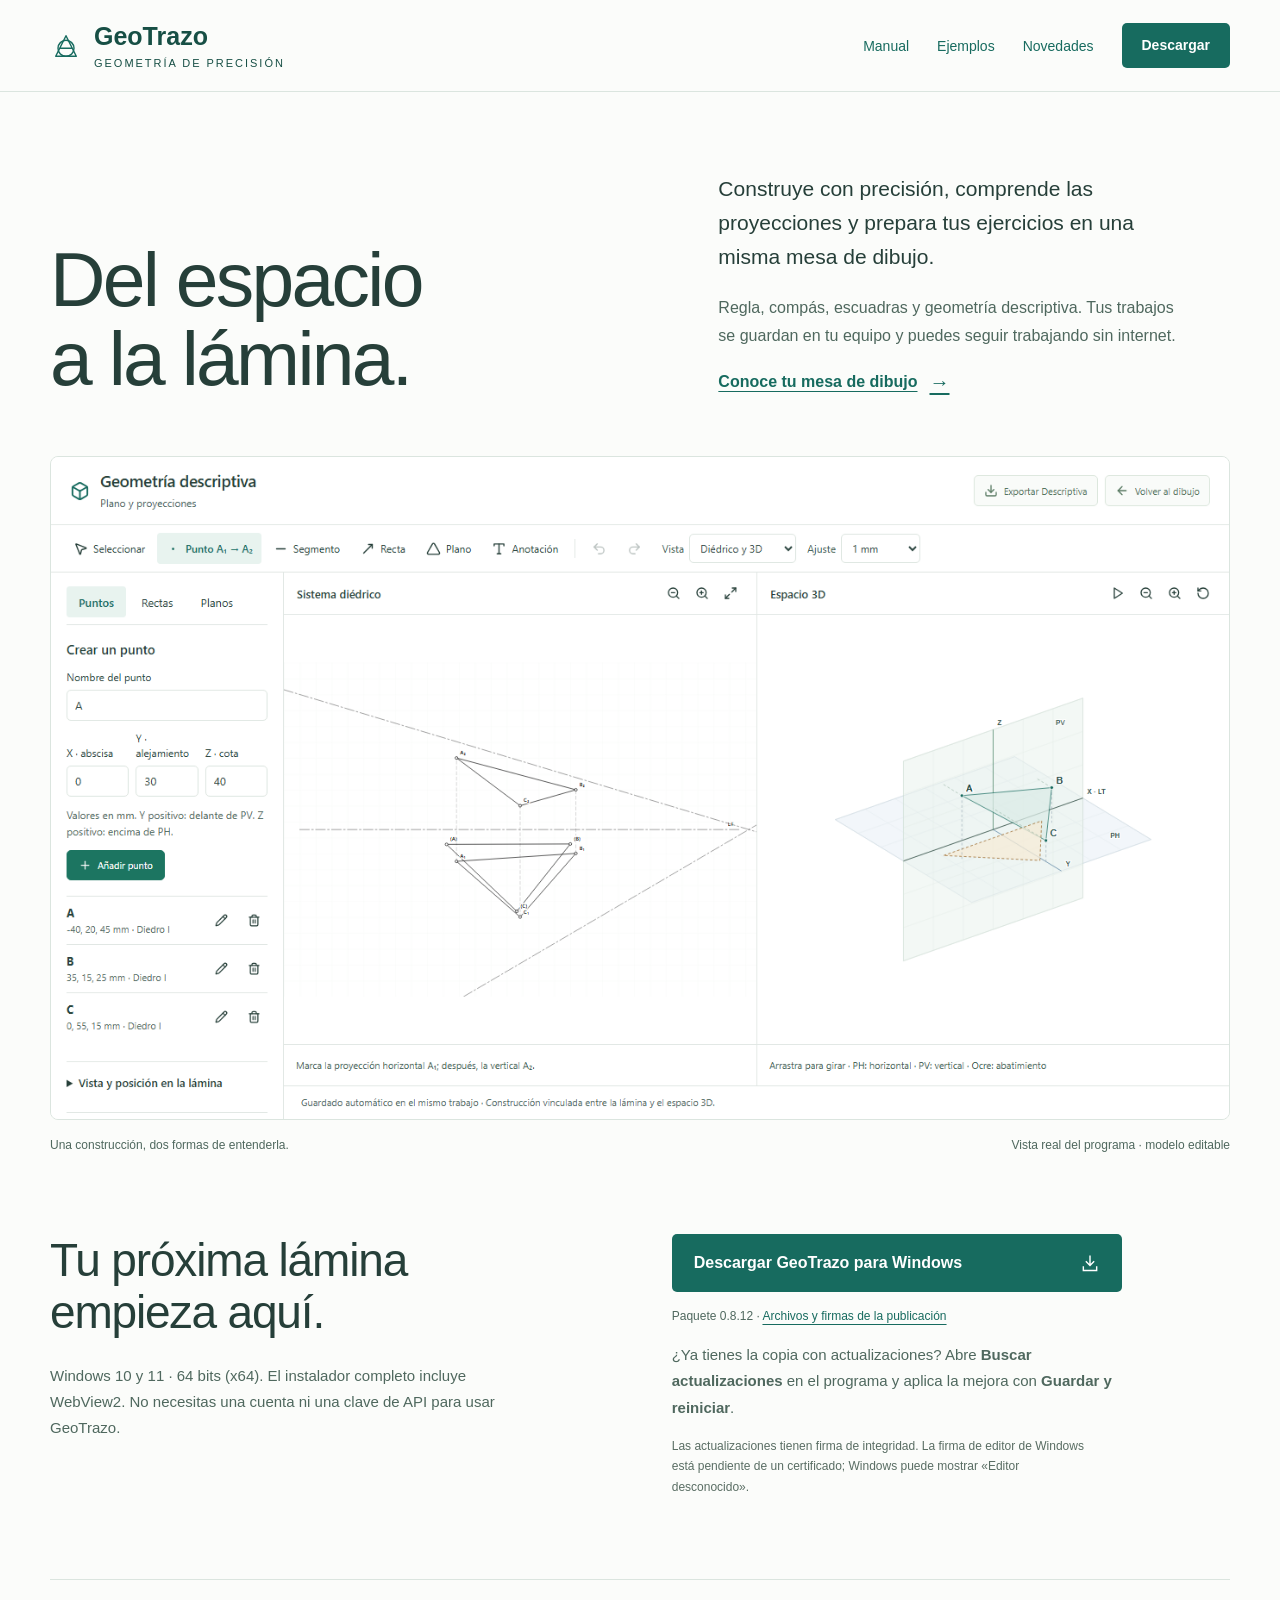
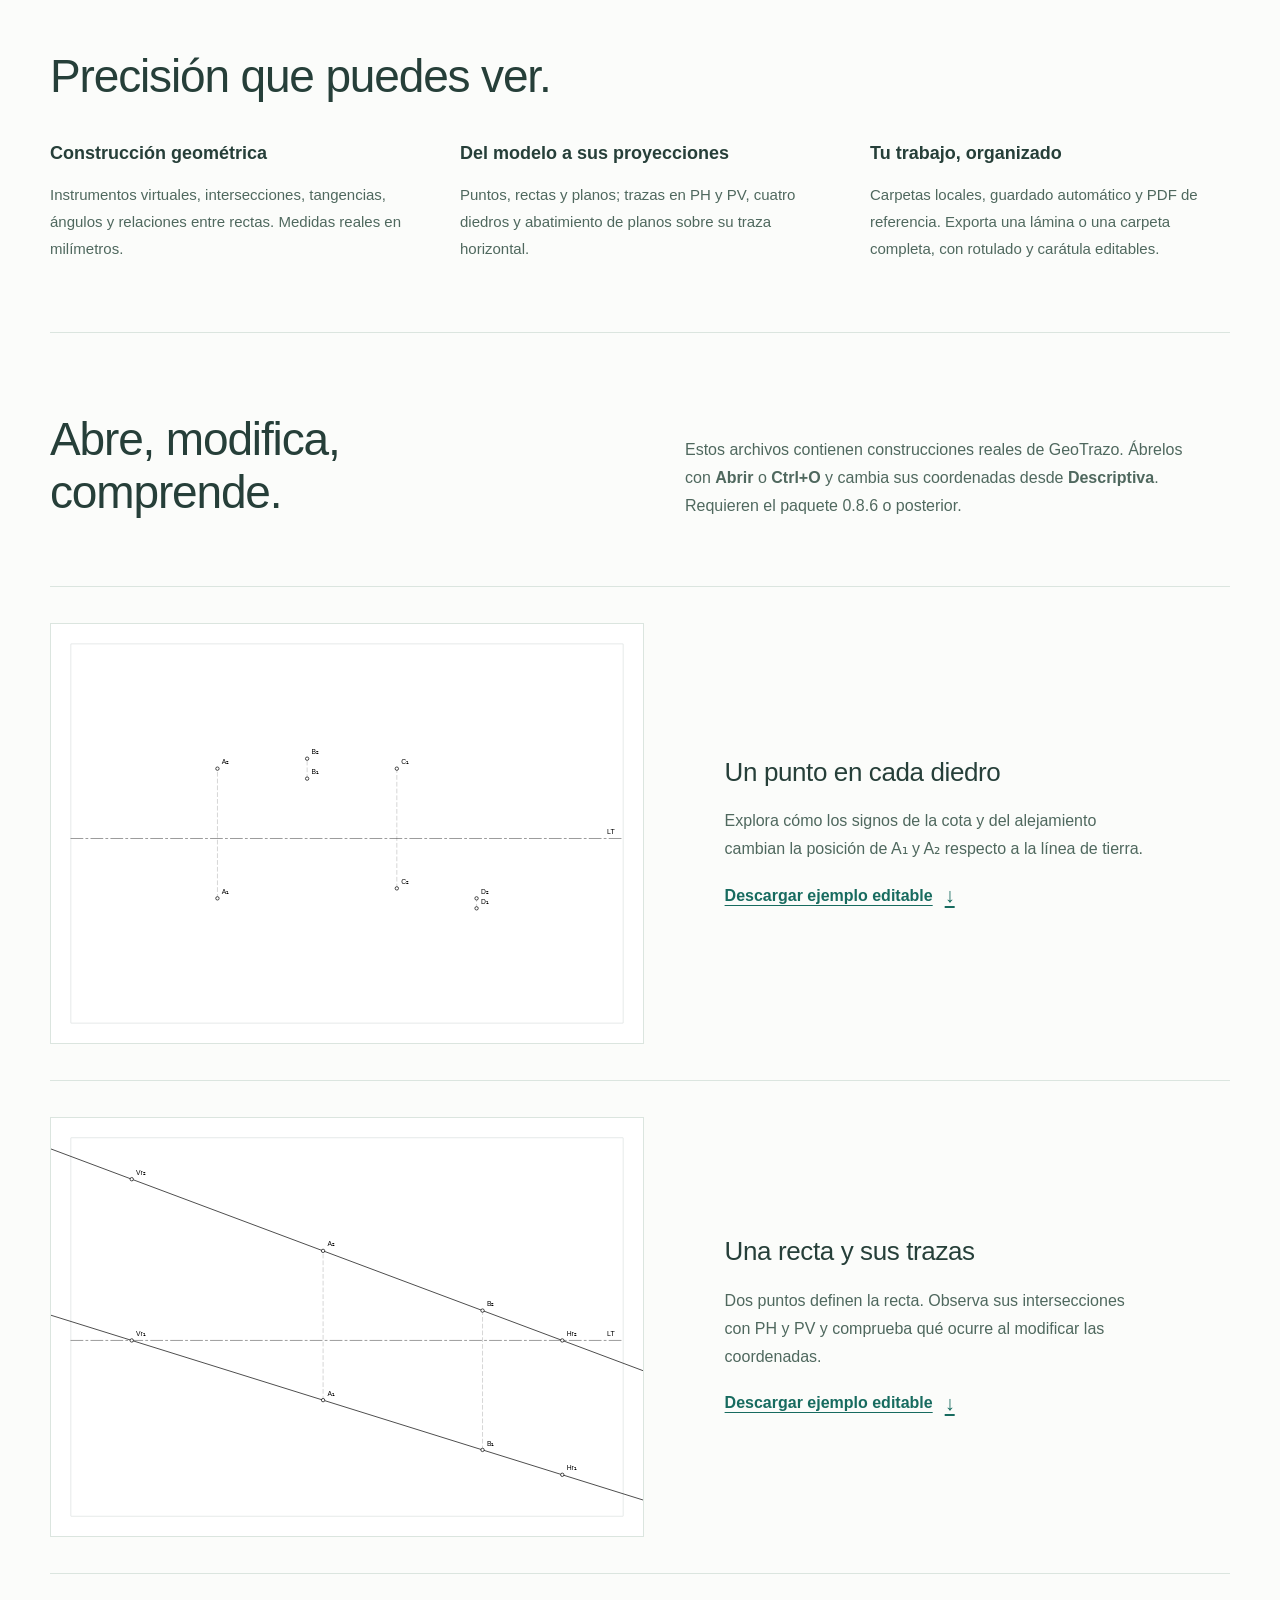
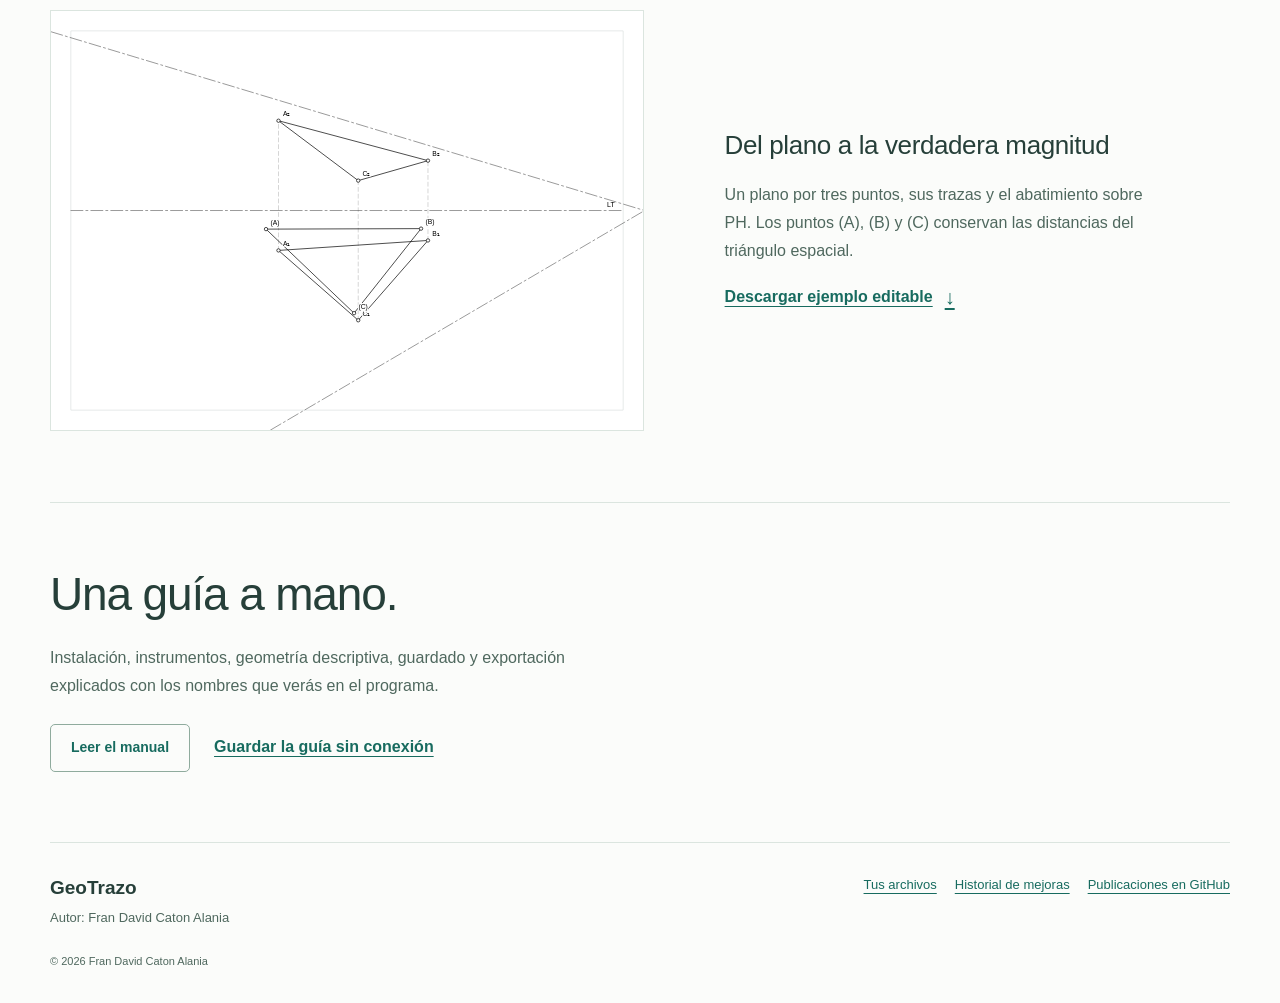
<file: docs/index.html>
<!doctype html>
<html lang="es">
  <head>
    <meta charset="utf-8" />
    <meta name="viewport" content="width=device-width,initial-scale=1" />
    <meta
      name="description"
      content="GeoTrazo: construcciones geométricas de precisión y geometría descriptiva para Windows. Descarga, manual y ejemplos editables."
    />
    <meta name="theme-color" content="#176b5f" />
    <title>GeoTrazo · Del espacio a la lámina</title>
    <link rel="icon" href="assets/marca.svg" type="image/svg+xml" />
    <link rel="stylesheet" href="assets/site.css" />
    <script src="assets/site.js" defer></script>
  </head>
  <body>
    <a class="skip" href="#contenido">Ir al contenido</a>
    <header class="site-header">
      <a class="brand" href="./" aria-label="GeoTrazo, inicio"
        ><img src="assets/marca.svg" alt="" width="32" height="32" /><span
          >GeoTrazo<small>GEOMETRÍA DE PRECISIÓN</small></span
        ></a
      >
      <nav aria-label="Principal">
        <a href="manual.html">Manual</a><a href="#ejemplos">Ejemplos</a
        ><a href="novedades.html">Novedades</a
        ><a class="button primary" href="#descargar">Descargar</a>
      </nav>
    </header>
    <main id="contenido">
      <section class="intro wrap">
        <h1>Del espacio<br />a la lámina.</h1>
        <div class="intro-copy">
          <p>
            Construye con precisión, comprende las proyecciones y prepara tus
            ejercicios en una misma mesa de dibujo.
          </p>
          <p>
            Regla, compás, escuadras y geometría descriptiva. Tus trabajos se
            guardan en tu equipo y puedes seguir trabajando sin internet.
          </p>
          <a class="text-link" href="manual.html#primeros-pasos"
            >Conoce tu mesa de dibujo <span aria-hidden="true">→</span></a
          >
        </div>
      </section>
      <figure class="product-figure wrap">
        <img
          src="assets/geometria-descriptiva.png"
          alt="GeoTrazo mostrando un plano en el espacio 3D junto a sus proyecciones diédricas y su abatimiento sobre el plano horizontal."
          width="1366"
          height="768"
          fetchpriority="high"
        />
        <figcaption>
          <span>Una construcción, dos formas de entenderla.</span
          ><span>Vista real del programa · modelo editable</span>
        </figcaption>
      </figure>
      <section class="download-section wrap" id="descargar">
        <div>
          <h2>Tu próxima lámina<br />empieza aquí.</h2>
          <p>
            Windows 10 y 11 · 64 bits (x64). El instalador completo incluye
            WebView2. No necesitas una cuenta ni una clave de API para usar
            GeoTrazo.
          </p>
        </div>
        <div class="download-action">
          <a
            class="button primary download-button"
            data-download
            href="https://github.com/fran56caton/geotrazo-actualizaciones/releases/download/v0.8.12/GeoTrazo-Instalar-0.8.12-Windows-x64.exe"
            >Descargar GeoTrazo para Windows
            <svg
              viewBox="0 0 24 24"
              fill="none"
              stroke="currentColor"
              stroke-width="1.7"
              aria-hidden="true"
            >
              <path d="M12 3v12m-5-5 5 5 5-5M4 16v5h16v-5" /></svg
          ></a>
          <p class="download-meta">
            Paquete <span data-version>0.8.12</span> ·
            <a
              href="https://github.com/fran56caton/geotrazo-actualizaciones/releases/latest"
              >Archivos y firmas de la publicación</a
            >
          </p>
          <p>
            ¿Ya tienes la copia con actualizaciones? Abre
            <strong>Buscar actualizaciones</strong> en el programa y aplica la
            mejora con <strong>Guardar y reiniciar</strong>.
          </p>
          <p class="fine">
            Las actualizaciones tienen firma de integridad. La firma de editor
            de Windows está pendiente de un certificado; Windows puede mostrar
            «Editor desconocido».
          </p>
        </div>
      </section>
      <section class="capabilities wrap">
        <h2>Precisión que puedes ver.</h2>
        <dl>
          <div>
            <dt>Construcción geométrica</dt>
            <dd>
              Instrumentos virtuales, intersecciones, tangencias, ángulos y
              relaciones entre rectas. Medidas reales en milímetros.
            </dd>
          </div>
          <div>
            <dt>Del modelo a sus proyecciones</dt>
            <dd>
              Puntos, rectas y planos; trazas en PH y PV, cuatro diedros y
              abatimiento de planos sobre su traza horizontal.
            </dd>
          </div>
          <div>
            <dt>Tu trabajo, organizado</dt>
            <dd>
              Carpetas locales, guardado automático y PDF de referencia. Exporta
              una lámina o una carpeta completa, con rotulado y carátula
              editables.
            </dd>
          </div>
        </dl>
      </section>
      <section class="examples wrap" id="ejemplos">
        <div class="section-heading">
          <h2>Abre, modifica,<br />comprende.</h2>
          <p>
            Estos archivos contienen construcciones reales de GeoTrazo. Ábrelos
            con <strong>Abrir</strong> o <strong>Ctrl+O</strong> y cambia sus
            coordenadas desde <strong>Descriptiva</strong>. Requieren el paquete
            0.8.6 o posterior.
          </p>
        </div>
        <article class="example-row">
          <img
            src="ejemplos/cuatro-diedros.svg"
            alt="Proyecciones de cuatro puntos situados en los cuatro diedros"
            width="594"
            height="420"
            loading="lazy"
          />
          <div>
            <h3>Un punto en cada diedro</h3>
            <p>
              Explora cómo los signos de la cota y del alejamiento cambian la
              posición de A₁ y A₂ respecto a la línea de tierra.
            </p>
            <a
              class="text-link"
              href="ejemplos/cuatro-diedros.geotrazo"
              download
              >Descargar ejemplo editable <span aria-hidden="true">↓</span></a
            >
          </div>
        </article>
        <article class="example-row">
          <img
            src="ejemplos/recta-y-trazas.svg"
            alt="Proyecciones y trazas horizontal y vertical de una recta"
            width="594"
            height="420"
            loading="lazy"
          />
          <div>
            <h3>Una recta y sus trazas</h3>
            <p>
              Dos puntos definen la recta. Observa sus intersecciones con PH y
              PV y comprueba qué ocurre al modificar las coordenadas.
            </p>
            <a
              class="text-link"
              href="ejemplos/recta-y-trazas.geotrazo"
              download
              >Descargar ejemplo editable <span aria-hidden="true">↓</span></a
            >
          </div>
        </article>
        <article class="example-row">
          <img
            src="ejemplos/plano-y-abatimiento.svg"
            alt="Trazas de un plano y triángulo abatido en verdadera magnitud"
            width="594"
            height="420"
            loading="lazy"
          />
          <div>
            <h3>Del plano a la verdadera magnitud</h3>
            <p>
              Un plano por tres puntos, sus trazas y el abatimiento sobre PH.
              Los puntos (A), (B) y (C) conservan las distancias del triángulo
              espacial.
            </p>
            <a
              class="text-link"
              href="ejemplos/plano-y-abatimiento.geotrazo"
              download
              >Descargar ejemplo editable <span aria-hidden="true">↓</span></a
            >
          </div>
        </article>
      </section>
      <section class="start-reading wrap">
        <h2>Una guía a mano.</h2>
        <p>
          Instalación, instrumentos, geometría descriptiva, guardado y
          exportación explicados con los nombres que verás en el programa.
        </p>
        <a class="button secondary" href="manual.html">Leer el manual</a
        ><a class="text-link" href="assets/GUIA.txt" download
          >Guardar la guía sin conexión</a
        >
      </section>
    </main>
    <footer class="site-footer wrap">
      <div>
        <strong>GeoTrazo</strong>
        <p>Autor: Fran David Caton Alania</p>
      </div>
      <nav aria-label="Enlaces del pie">
        <a href="manual.html#tus-archivos">Tus archivos</a
        ><a href="novedades.html">Historial de mejoras</a
        ><a
          href="https://github.com/fran56caton/geotrazo-actualizaciones/releases"
          >Publicaciones en GitHub</a
        >
      </nav>
      <small>© 2026 Fran David Caton Alania</small>
    </footer>
  </body>
</html>
</file>
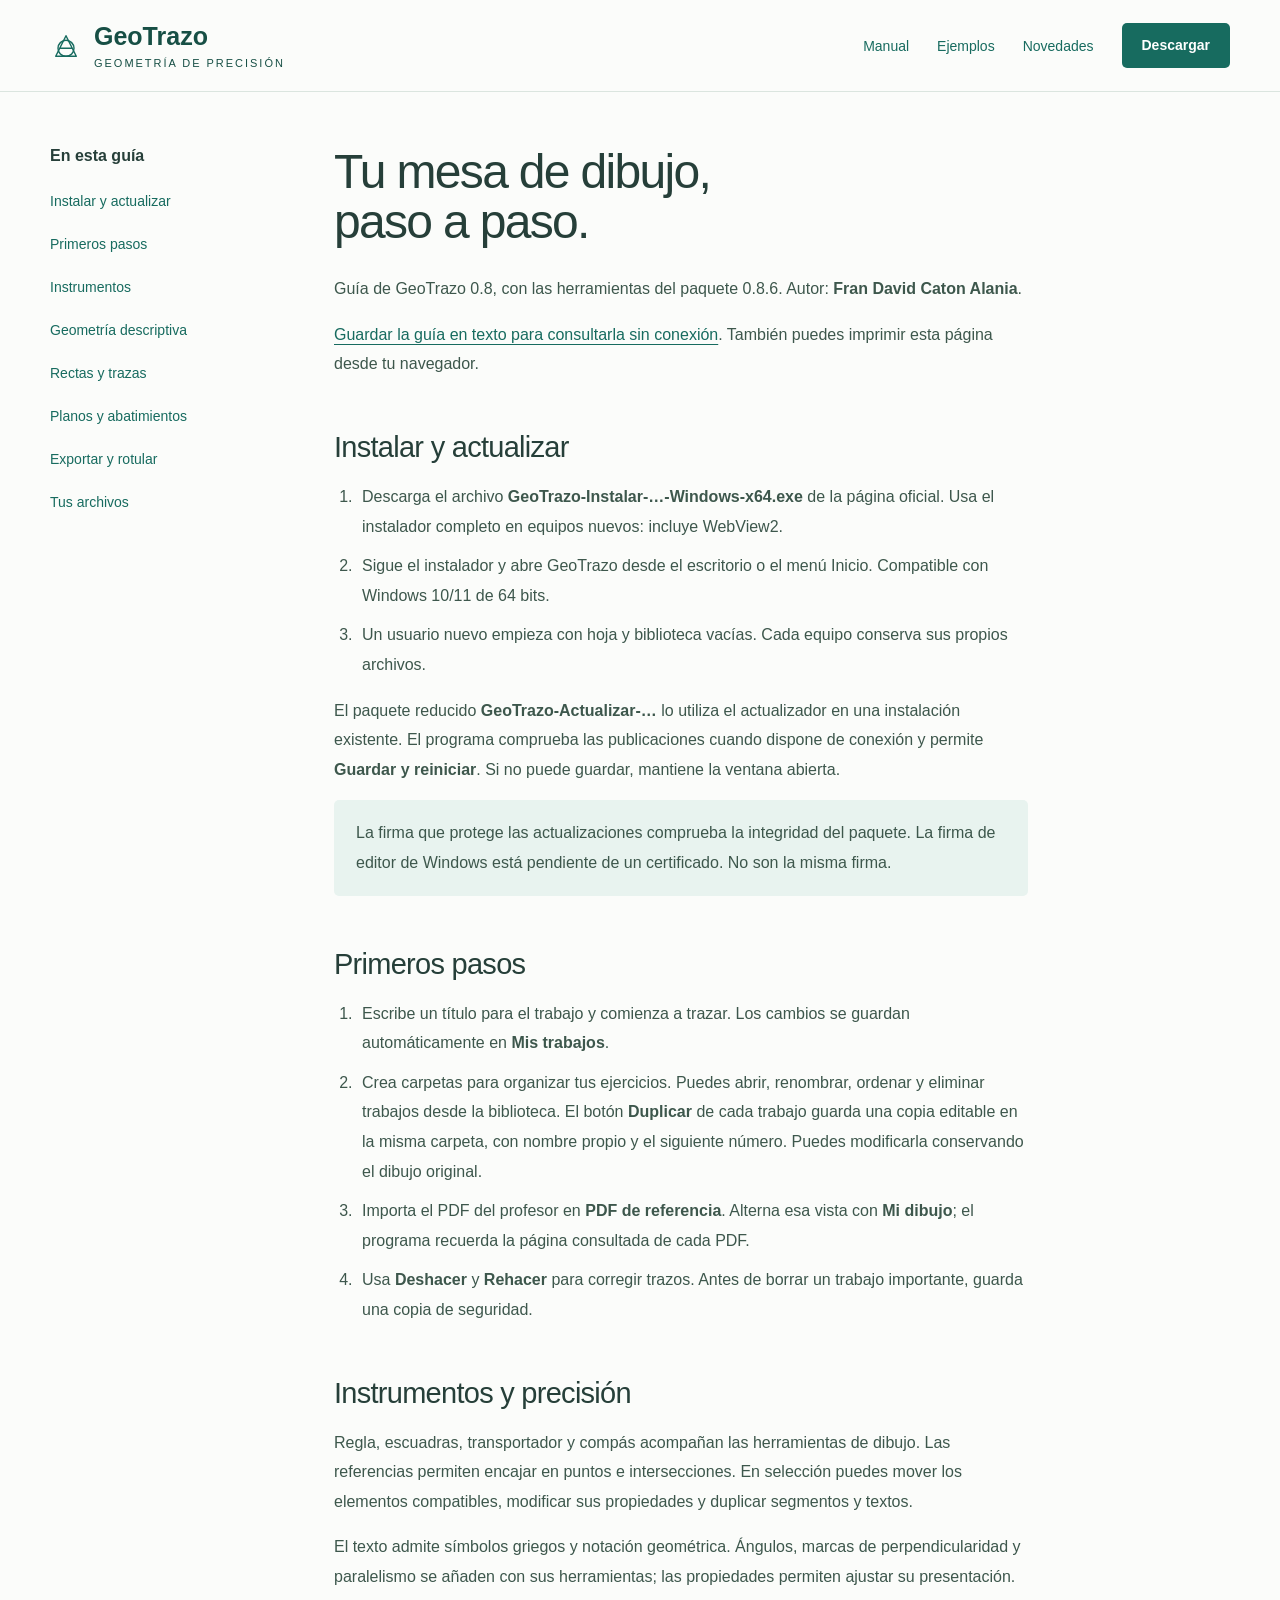
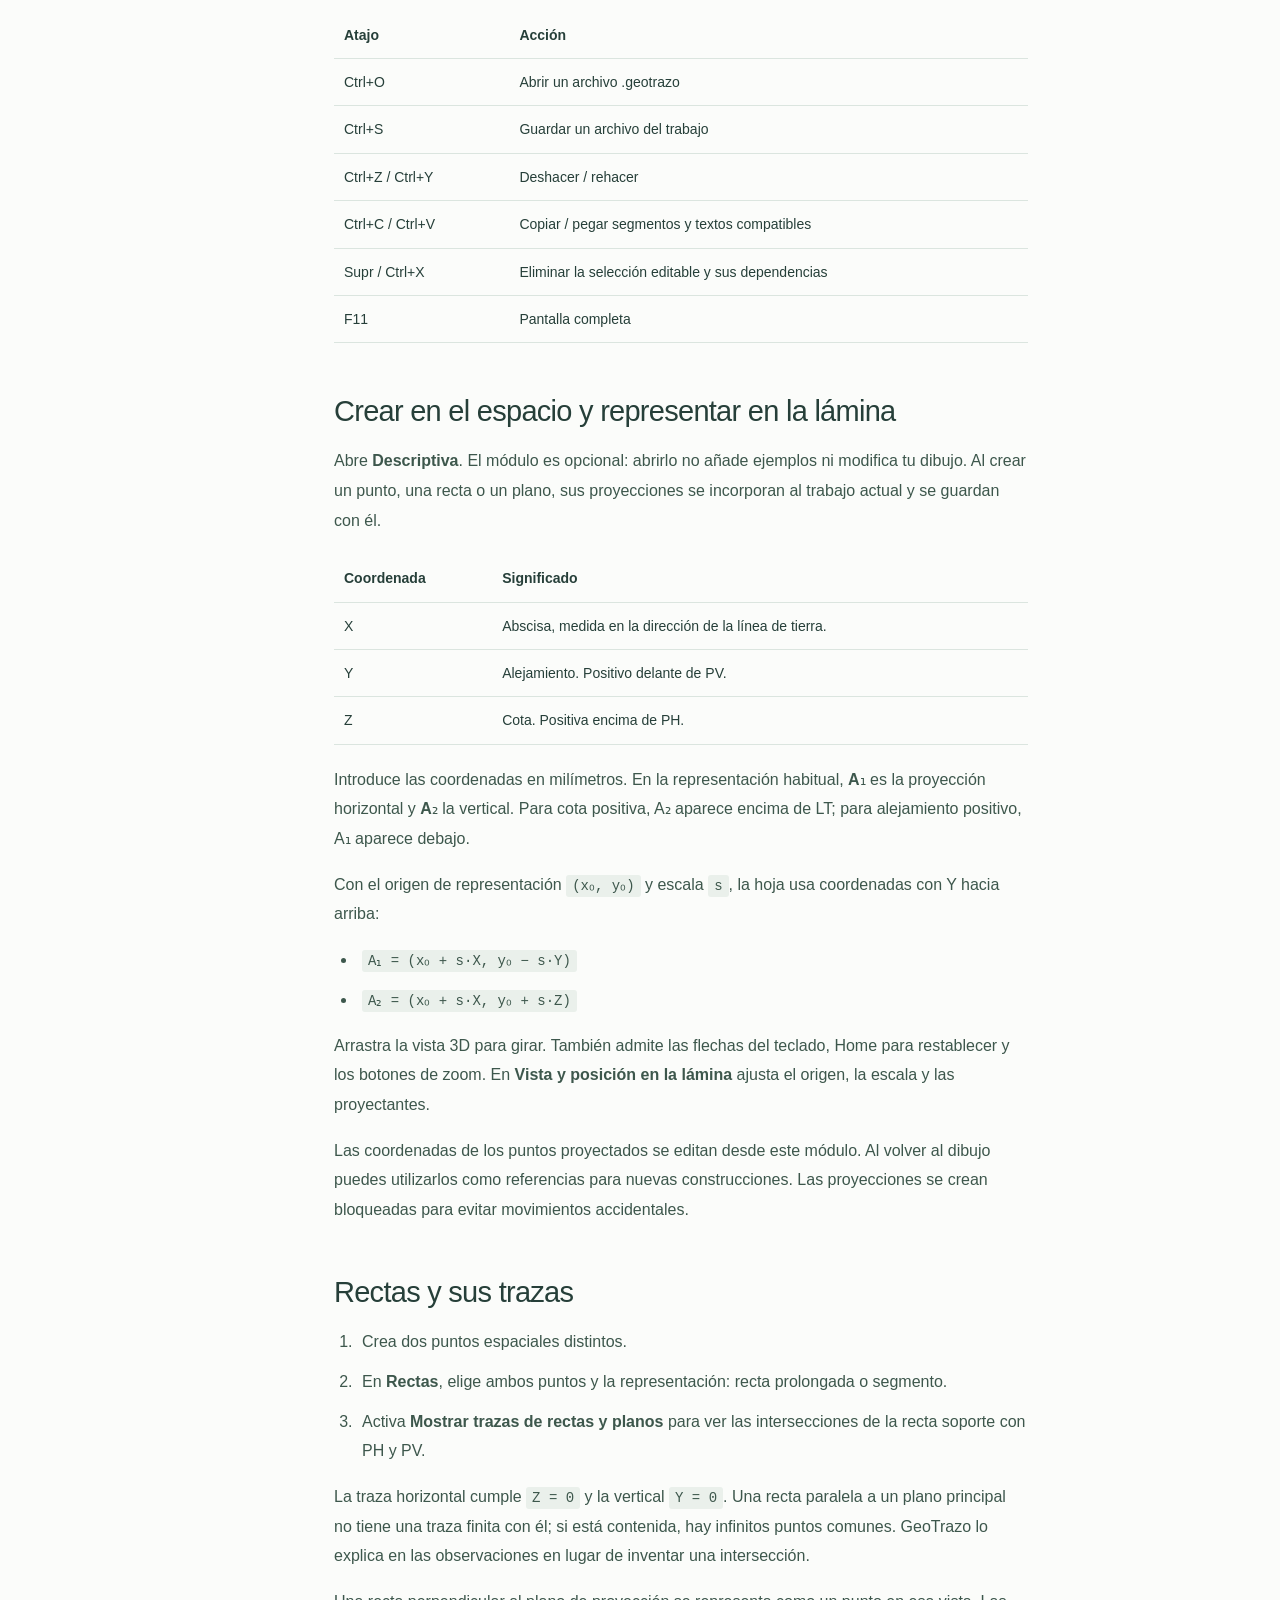
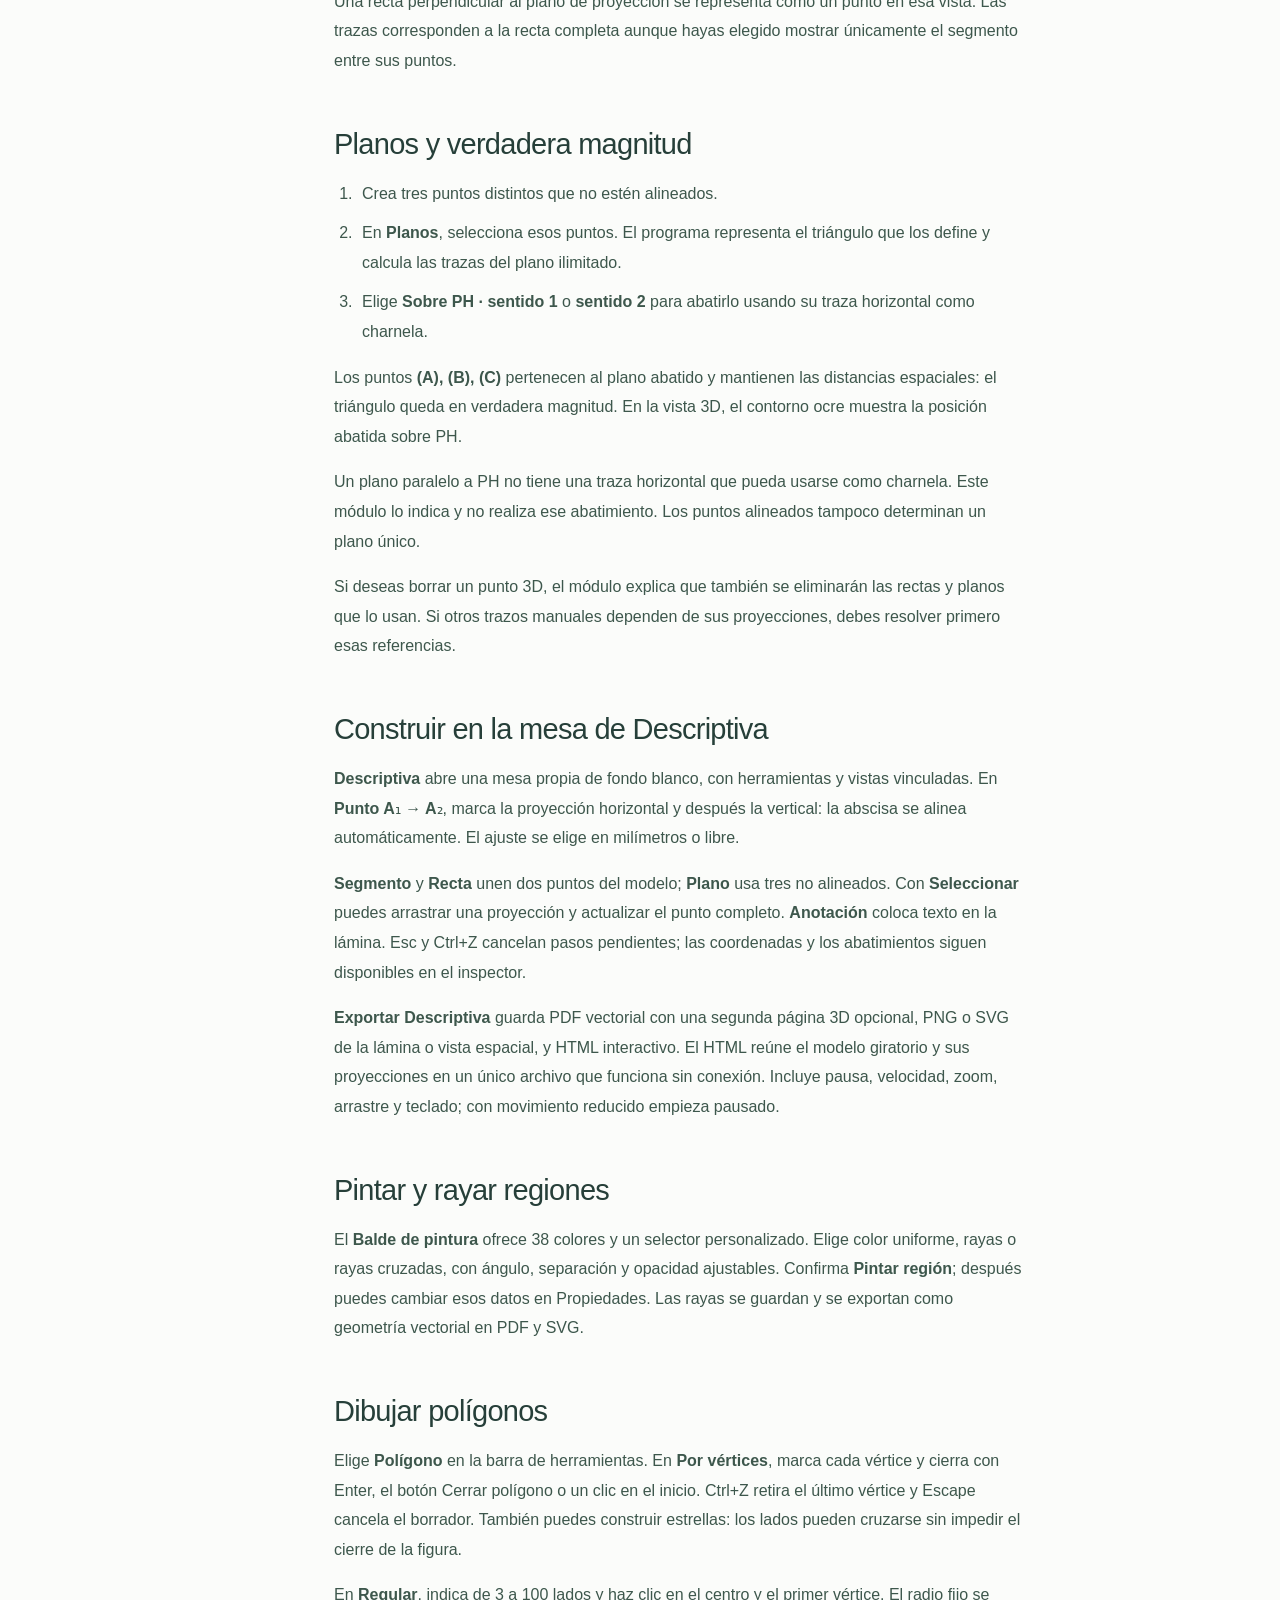
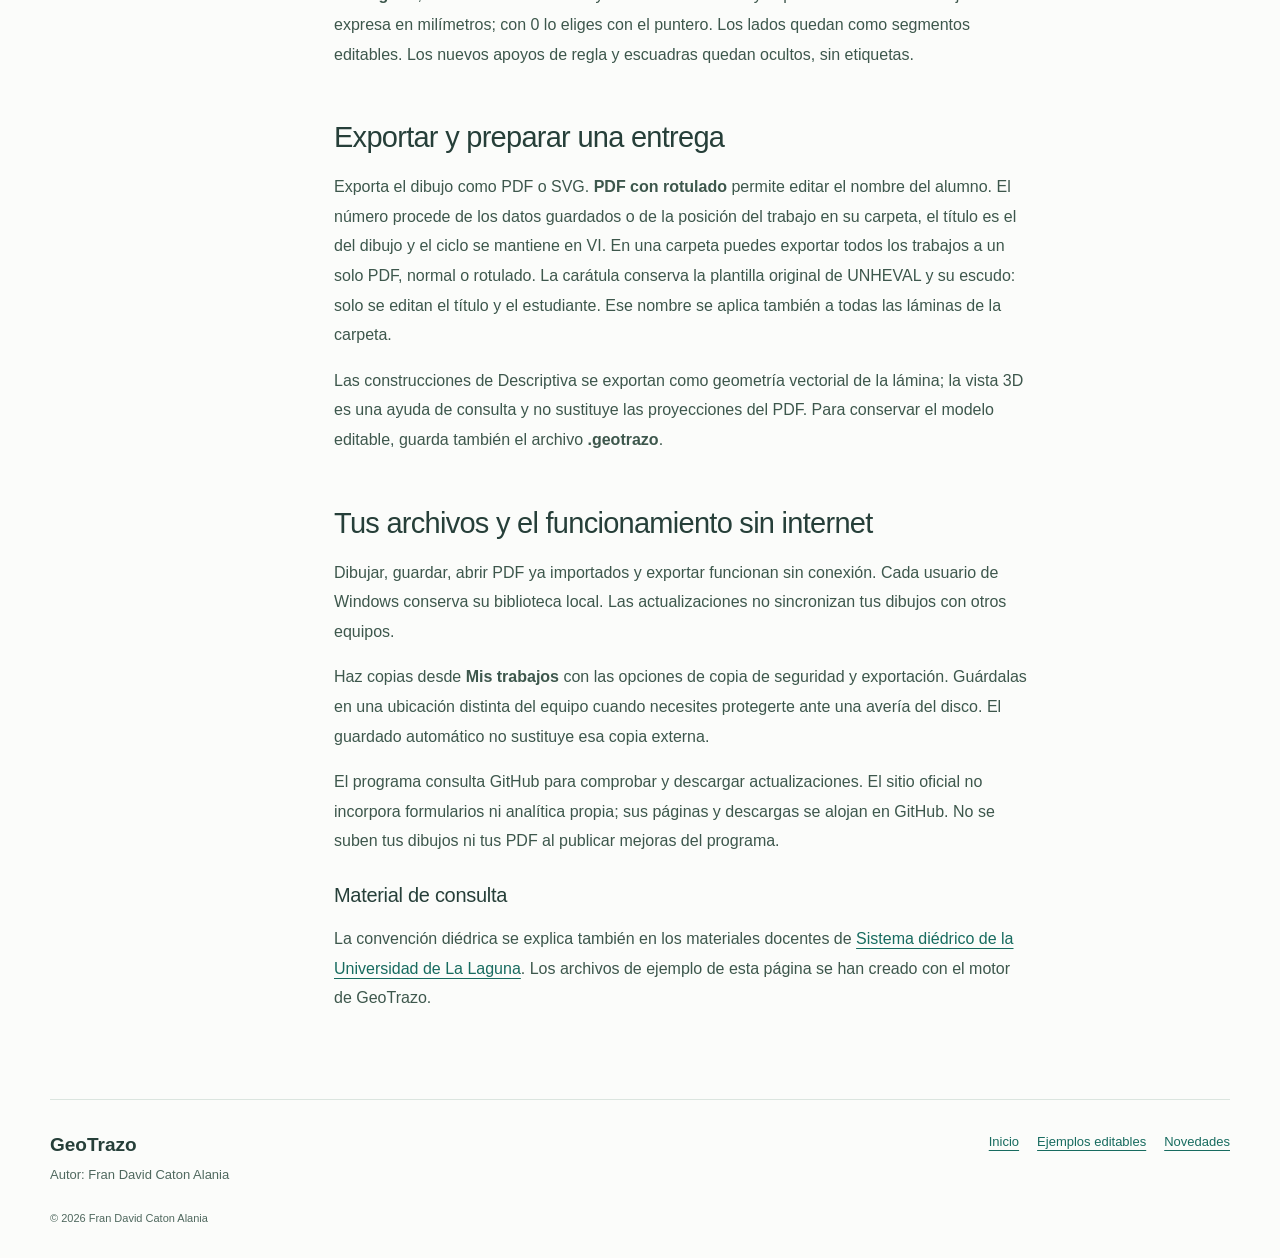
<file: docs/manual.html>
<!doctype html>
<html lang="es">
  <head>
    <meta charset="utf-8" />
    <meta name="viewport" content="width=device-width,initial-scale=1" />
    <meta
      name="description"
      content="Manual de GeoTrazo: instalación, instrumentos, sistema diédrico, trazas, abatimientos y exportación."
    />
    <meta name="theme-color" content="#176b5f" />
    <title>Manual · GeoTrazo</title>
    <link rel="icon" href="assets/marca.svg" type="image/svg+xml" />
    <link rel="stylesheet" href="assets/site.css" />
  </head>
  <body>
    <a class="skip" href="#contenido">Ir al contenido</a>
    <header class="site-header">
      <a class="brand" href="./"
        ><img src="assets/marca.svg" alt="" width="32" height="32" /><span
          >GeoTrazo<small>GEOMETRÍA DE PRECISIÓN</small></span
        ></a
      >
      <nav aria-label="Principal">
        <a href="manual.html" aria-current="page">Manual</a
        ><a href="index.html#ejemplos">Ejemplos</a
        ><a href="novedades.html">Novedades</a
        ><a class="button primary" href="index.html#descargar">Descargar</a>
      </nav>
    </header>
    <main class="document-layout wrap" id="contenido">
      <nav class="document-nav" aria-label="Índice del manual">
        <strong>En esta guía</strong
        ><a href="#instalar">Instalar y actualizar</a
        ><a href="#primeros-pasos">Primeros pasos</a
        ><a href="#instrumentos">Instrumentos</a
        ><a href="#descriptiva">Geometría descriptiva</a
        ><a href="#trazas">Rectas y trazas</a
        ><a href="#abatimiento">Planos y abatimientos</a
        ><a href="#exportar">Exportar y rotular</a
        ><a href="#tus-archivos">Tus archivos</a>
      </nav>
      <article class="document-content">
        <h1>Tu mesa de dibujo,<br />paso a paso.</h1>
        <p>
          Guía de GeoTrazo 0.8, con las herramientas del paquete 0.8.6. Autor:
          <strong>Fran David Caton Alania</strong>.
        </p>
        <p>
          <a href="assets/GUIA.txt" download
            >Guardar la guía en texto para consultarla sin conexión</a
          >. También puedes imprimir esta página desde tu navegador.
        </p>
        <h2 id="instalar">Instalar y actualizar</h2>
        <ol>
          <li>
            Descarga el archivo
            <strong>GeoTrazo-Instalar-…-Windows-x64.exe</strong> de la página
            oficial. Usa el instalador completo en equipos nuevos: incluye
            WebView2.
          </li>
          <li>
            Sigue el instalador y abre GeoTrazo desde el escritorio o el menú
            Inicio. Compatible con Windows 10/11 de 64 bits.
          </li>
          <li>
            Un usuario nuevo empieza con hoja y biblioteca vacías. Cada equipo
            conserva sus propios archivos.
          </li>
        </ol>
        <p>
          El paquete reducido <strong>GeoTrazo-Actualizar-…</strong> lo utiliza
          el actualizador en una instalación existente. El programa comprueba
          las publicaciones cuando dispone de conexión y permite
          <strong>Guardar y reiniciar</strong>. Si no puede guardar, mantiene la
          ventana abierta.
        </p>
        <div class="document-note">
          <p>
            La firma que protege las actualizaciones comprueba la integridad del
            paquete. La firma de editor de Windows está pendiente de un
            certificado. No son la misma firma.
          </p>
        </div>
        <h2 id="primeros-pasos">Primeros pasos</h2>
        <ol>
          <li>
            Escribe un título para el trabajo y comienza a trazar. Los cambios
            se guardan automáticamente en <strong>Mis trabajos</strong>.
          </li>
          <li>
            Crea carpetas para organizar tus ejercicios. Puedes abrir,
            renombrar, ordenar y eliminar trabajos desde la biblioteca.
            El botón <strong>Duplicar</strong> de cada trabajo guarda una copia
            editable en la misma carpeta, con nombre propio y el siguiente
            número. Puedes modificarla conservando el dibujo original.
          </li>
          <li>
            Importa el PDF del profesor en <strong>PDF de referencia</strong>.
            Alterna esa vista con <strong>Mi dibujo</strong>; el programa
            recuerda la página consultada de cada PDF.
          </li>
          <li>
            Usa <strong>Deshacer</strong> y <strong>Rehacer</strong> para
            corregir trazos. Antes de borrar un trabajo importante, guarda una
            copia de seguridad.
          </li>
        </ol>
        <h2 id="instrumentos">Instrumentos y precisión</h2>
        <p>
          Regla, escuadras, transportador y compás acompañan las herramientas de
          dibujo. Las referencias permiten encajar en puntos e intersecciones.
          En selección puedes mover los elementos compatibles, modificar sus
          propiedades y duplicar segmentos y textos.
        </p>
        <p>
          El texto admite símbolos griegos y notación geométrica. Ángulos,
          marcas de perpendicularidad y paralelismo se añaden con sus
          herramientas; las propiedades permiten ajustar su presentación.
        </p>
        <table>
          <thead>
            <tr>
              <th>Atajo</th>
              <th>Acción</th>
            </tr>
          </thead>
          <tbody>
            <tr>
              <td>Ctrl+O</td>
              <td>Abrir un archivo .geotrazo</td>
            </tr>
            <tr>
              <td>Ctrl+S</td>
              <td>Guardar un archivo del trabajo</td>
            </tr>
            <tr>
              <td>Ctrl+Z / Ctrl+Y</td>
              <td>Deshacer / rehacer</td>
            </tr>
            <tr>
              <td>Ctrl+C / Ctrl+V</td>
              <td>Copiar / pegar segmentos y textos compatibles</td>
            </tr>
            <tr>
              <td>Supr / Ctrl+X</td>
              <td>Eliminar la selección editable y sus dependencias</td>
            </tr>
            <tr>
              <td>F11</td>
              <td>Pantalla completa</td>
            </tr>
          </tbody>
        </table>
        <h2 id="descriptiva">Crear en el espacio y representar en la lámina</h2>
        <p>
          Abre <strong>Descriptiva</strong>. El módulo es opcional: abrirlo no
          añade ejemplos ni modifica tu dibujo. Al crear un punto, una recta o
          un plano, sus proyecciones se incorporan al trabajo actual y se
          guardan con él.
        </p>
        <table>
          <thead>
            <tr>
              <th>Coordenada</th>
              <th>Significado</th>
            </tr>
          </thead>
          <tbody>
            <tr>
              <td>X</td>
              <td>Abscisa, medida en la dirección de la línea de tierra.</td>
            </tr>
            <tr>
              <td>Y</td>
              <td>Alejamiento. Positivo delante de PV.</td>
            </tr>
            <tr>
              <td>Z</td>
              <td>Cota. Positiva encima de PH.</td>
            </tr>
          </tbody>
        </table>
        <p>
          Introduce las coordenadas en milímetros. En la representación
          habitual, <strong>A₁</strong> es la proyección horizontal y
          <strong>A₂</strong> la vertical. Para cota positiva, A₂ aparece encima
          de LT; para alejamiento positivo, A₁ aparece debajo.
        </p>
        <p>
          Con el origen de representación <code>(x₀, y₀)</code> y escala
          <code>s</code>, la hoja usa coordenadas con Y hacia arriba:
        </p>
        <ul>
          <li><code>A₁ = (x₀ + s·X, y₀ − s·Y)</code></li>
          <li><code>A₂ = (x₀ + s·X, y₀ + s·Z)</code></li>
        </ul>
        <p>
          Arrastra la vista 3D para girar. También admite las flechas del
          teclado, Home para restablecer y los botones de zoom. En
          <strong>Vista y posición en la lámina</strong> ajusta el origen, la
          escala y las proyectantes.
        </p>
        <p>
          Las coordenadas de los puntos proyectados se editan desde este módulo.
          Al volver al dibujo puedes utilizarlos como referencias para nuevas
          construcciones. Las proyecciones se crean bloqueadas para evitar
          movimientos accidentales.
        </p>
        <h2 id="trazas">Rectas y sus trazas</h2>
        <ol>
          <li>Crea dos puntos espaciales distintos.</li>
          <li>
            En <strong>Rectas</strong>, elige ambos puntos y la representación:
            recta prolongada o segmento.
          </li>
          <li>
            Activa <strong>Mostrar trazas de rectas y planos</strong> para ver
            las intersecciones de la recta soporte con PH y PV.
          </li>
        </ol>
        <p>
          La traza horizontal cumple <code>Z = 0</code> y la vertical
          <code>Y = 0</code>. Una recta paralela a un plano principal no tiene
          una traza finita con él; si está contenida, hay infinitos puntos
          comunes. GeoTrazo lo explica en las observaciones en lugar de inventar
          una intersección.
        </p>
        <p>
          Una recta perpendicular al plano de proyección se representa como un
          punto en esa vista. Las trazas corresponden a la recta completa aunque
          hayas elegido mostrar únicamente el segmento entre sus puntos.
        </p>
        <h2 id="abatimiento">Planos y verdadera magnitud</h2>
        <ol>
          <li>Crea tres puntos distintos que no estén alineados.</li>
          <li>
            En <strong>Planos</strong>, selecciona esos puntos. El programa
            representa el triángulo que los define y calcula las trazas del
            plano ilimitado.
          </li>
          <li>
            Elige <strong>Sobre PH · sentido 1</strong> o
            <strong>sentido 2</strong> para abatirlo usando su traza horizontal
            como charnela.
          </li>
        </ol>
        <p>
          Los puntos <strong>(A), (B), (C)</strong> pertenecen al plano abatido
          y mantienen las distancias espaciales: el triángulo queda en verdadera
          magnitud. En la vista 3D, el contorno ocre muestra la posición abatida
          sobre PH.
        </p>
        <p>
          Un plano paralelo a PH no tiene una traza horizontal que pueda usarse
          como charnela. Este módulo lo indica y no realiza ese abatimiento. Los
          puntos alineados tampoco determinan un plano único.
        </p>
        <p>
          Si deseas borrar un punto 3D, el módulo explica que también se
          eliminarán las rectas y planos que lo usan. Si otros trazos manuales
          dependen de sus proyecciones, debes resolver primero esas referencias.
        </p>
        <h2 id="mesa-descriptiva">Construir en la mesa de Descriptiva</h2>
        <p>
          <strong>Descriptiva</strong> abre una mesa propia de fondo blanco, con
          herramientas y vistas vinculadas. En <strong>Punto A₁ → A₂</strong>,
          marca la proyección horizontal y después la vertical: la abscisa se
          alinea automáticamente. El ajuste se elige en milímetros o libre.
        </p>
        <p>
          <strong>Segmento</strong> y <strong>Recta</strong> unen dos puntos del
          modelo; <strong>Plano</strong> usa tres no alineados. Con
          <strong>Seleccionar</strong>
          puedes arrastrar una proyección y actualizar el punto completo.
          <strong>Anotación</strong> coloca texto en la lámina. Esc y Ctrl+Z
          cancelan pasos pendientes; las coordenadas y los abatimientos siguen
          disponibles en el inspector.
        </p>
        <p>
          <strong>Exportar Descriptiva</strong> guarda PDF vectorial con una
          segunda página 3D opcional, PNG o SVG de la lámina o vista espacial, y
          HTML interactivo. El HTML reúne el modelo giratorio y sus proyecciones
          en un único archivo que funciona sin conexión. Incluye pausa,
          velocidad, zoom, arrastre y teclado; con movimiento reducido empieza
          pausado.
        </p>
        <h2 id="pintura">Pintar y rayar regiones</h2>
        <p>
          El <strong>Balde de pintura</strong> ofrece 38 colores y un selector
          personalizado. Elige color uniforme, rayas o rayas cruzadas, con
          ángulo, separación y opacidad ajustables. Confirma
          <strong>Pintar región</strong>; después puedes cambiar esos datos en
          Propiedades. Las rayas se guardan y se exportan como geometría
          vectorial en PDF y SVG.
        </p>
        <h2 id="poligonos">Dibujar polígonos</h2>
        <p>
          Elige <strong>Polígono</strong> en la barra de herramientas. En
          <strong>Por vértices</strong>, marca cada vértice y cierra con Enter,
          el botón Cerrar polígono o un clic en el inicio. Ctrl+Z retira el
          último vértice y Escape cancela el borrador.
          También puedes construir estrellas: los lados pueden cruzarse sin
          impedir el cierre de la figura.
        </p>
        <p>
          En <strong>Regular</strong>, indica de 3 a 100 lados y haz clic en el
          centro y el primer vértice. El radio fijo se expresa en milímetros;
          con 0 lo eliges con el puntero. Los lados quedan como segmentos
          editables. Los nuevos apoyos de regla y escuadras quedan ocultos, sin
          etiquetas.
        </p>
        <h2 id="exportar">Exportar y preparar una entrega</h2>
        <p>
          Exporta el dibujo como PDF o SVG.
          <strong>PDF con rotulado</strong> permite editar el nombre del alumno.
          El número procede de los datos guardados o de la posición del trabajo
          en su carpeta, el título es el del dibujo y el ciclo se mantiene en
          VI. En una carpeta puedes exportar todos los trabajos a un solo PDF,
          normal o rotulado. La carátula conserva la plantilla original de
          UNHEVAL y su escudo: solo se editan el título y el estudiante. Ese
          nombre se aplica también a todas las láminas de la carpeta.
        </p>
        <p>
          Las construcciones de Descriptiva se exportan como geometría vectorial
          de la lámina; la vista 3D es una ayuda de consulta y no sustituye las
          proyecciones del PDF. Para conservar el modelo editable, guarda
          también el archivo <strong>.geotrazo</strong>.
        </p>
        <h2 id="tus-archivos">Tus archivos y el funcionamiento sin internet</h2>
        <p>
          Dibujar, guardar, abrir PDF ya importados y exportar funcionan sin
          conexión. Cada usuario de Windows conserva su biblioteca local. Las
          actualizaciones no sincronizan tus dibujos con otros equipos.
        </p>
        <p>
          Haz copias desde <strong>Mis trabajos</strong> con las opciones de
          copia de seguridad y exportación. Guárdalas en una ubicación distinta
          del equipo cuando necesites protegerte ante una avería del disco. El
          guardado automático no sustituye esa copia externa.
        </p>
        <p>
          El programa consulta GitHub para comprobar y descargar
          actualizaciones. El sitio oficial no incorpora formularios ni
          analítica propia; sus páginas y descargas se alojan en GitHub. No se
          suben tus dibujos ni tus PDF al publicar mejoras del programa.
        </p>
        <h3>Material de consulta</h3>
        <p>
          La convención diédrica se explica también en los materiales docentes
          de
          <a
            href="https://campusvirtual.ull.es/ocw/pluginfile.php/16263/mod_resource/content/0/0-indice.pdf"
            >Sistema diédrico de la Universidad de La Laguna</a
          >. Los archivos de ejemplo de esta página se han creado con el motor
          de GeoTrazo.
        </p>
      </article>
    </main>
    <footer class="site-footer wrap">
      <div>
        <strong>GeoTrazo</strong>
        <p>Autor: Fran David Caton Alania</p>
      </div>
      <nav aria-label="Enlaces del pie">
        <a href="./">Inicio</a
        ><a href="index.html#ejemplos">Ejemplos editables</a
        ><a href="novedades.html">Novedades</a>
      </nav>
      <small>© 2026 Fran David Caton Alania</small>
    </footer>
  </body>
</html>
</file>
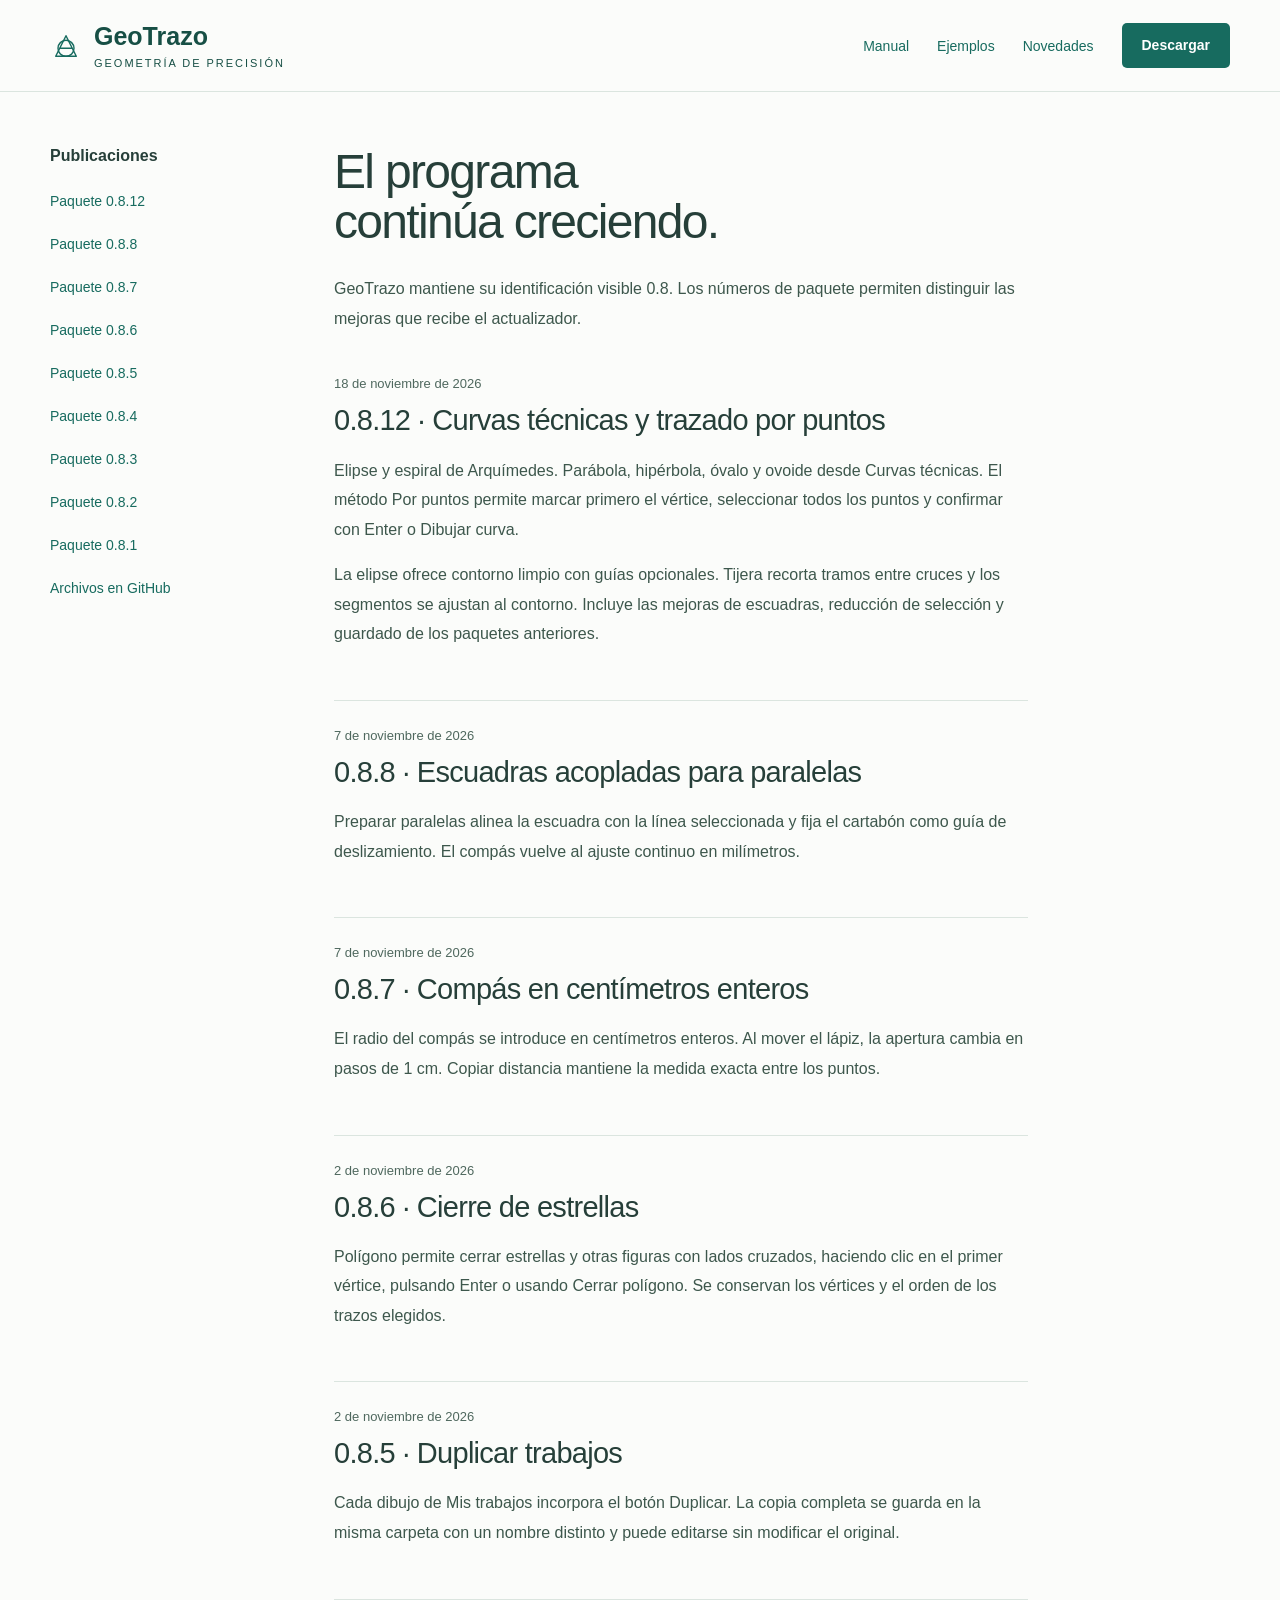
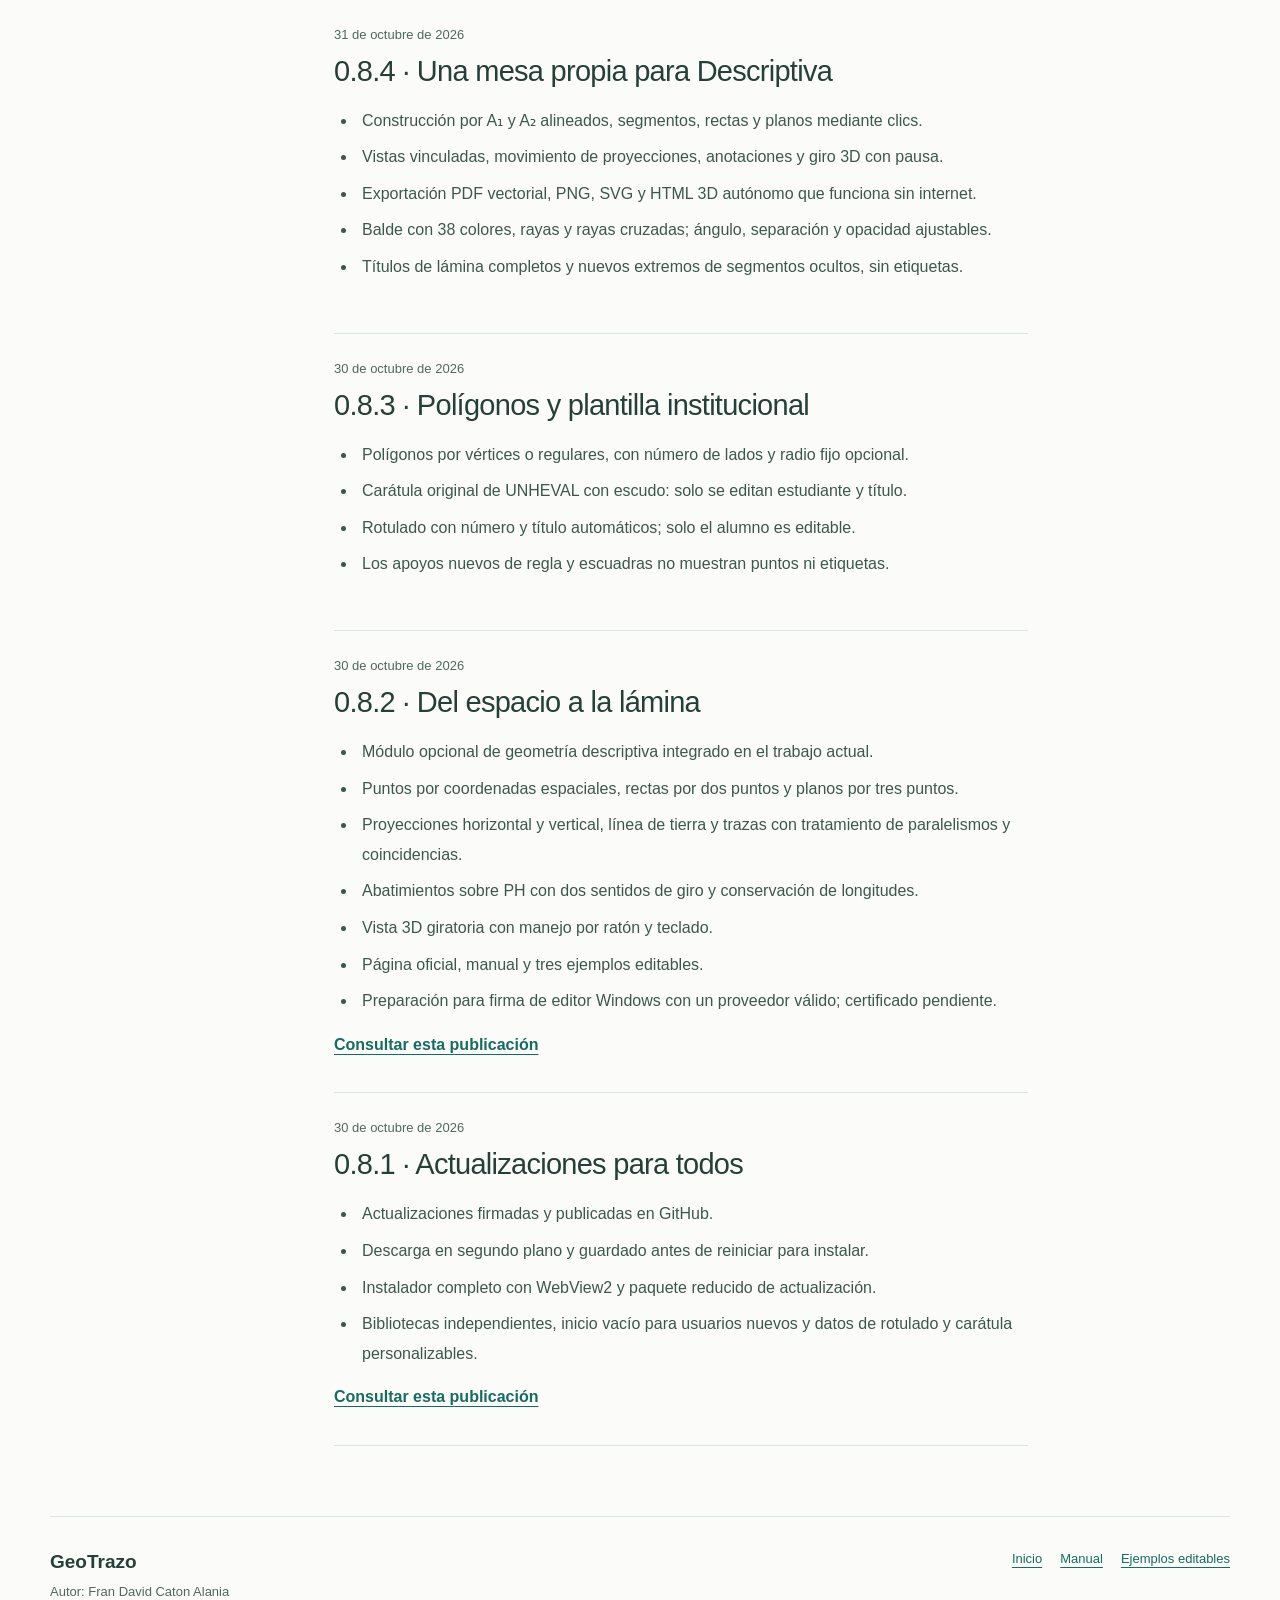
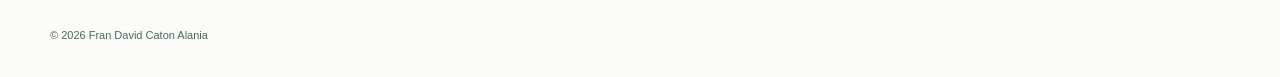
<file: docs/novedades.html>
<!doctype html>
<html lang="es">
  <head>
    <meta charset="utf-8" />
    <meta name="viewport" content="width=device-width,initial-scale=1" />
    <meta
      name="description"
      content="Historial de mejoras de GeoTrazo y publicaciones para Windows."
    />
    <meta name="theme-color" content="#176b5f" />
    <title>Novedades · GeoTrazo</title>
    <link rel="icon" href="assets/marca.svg" type="image/svg+xml" />
    <link rel="stylesheet" href="assets/site.css" />
  </head>
  <body>
    <a class="skip" href="#contenido">Ir al contenido</a>
    <header class="site-header">
      <a class="brand" href="./"
        ><img src="assets/marca.svg" alt="" width="32" height="32" /><span
          >GeoTrazo<small>GEOMETRÍA DE PRECISIÓN</small></span
        ></a
      >
      <nav aria-label="Principal">
        <a href="manual.html">Manual</a
        ><a href="index.html#ejemplos">Ejemplos</a
        ><a href="novedades.html" aria-current="page">Novedades</a
        ><a class="button primary" href="index.html#descargar">Descargar</a>
      </nav>
    </header>
    <main class="document-layout wrap" id="contenido">
      <nav class="document-nav" aria-label="Publicaciones">
        <strong>Publicaciones</strong><a href="#v0812">Paquete 0.8.12</a><a href="#v088">Paquete 0.8.8</a
        ><a href="#v087">Paquete 0.8.7</a
        ><a href="#v086">Paquete 0.8.6</a
        ><a href="#v085">Paquete 0.8.5</a
        ><a href="#v084">Paquete 0.8.4</a
        ><a href="#v083">Paquete 0.8.3</a><a href="#v082">Paquete 0.8.2</a
        ><a href="#v081">Paquete 0.8.1</a
        ><a
          href="https://github.com/fran56caton/geotrazo-actualizaciones/releases"
          >Archivos en GitHub</a
        >
      </nav>
      <article class="document-content">
        <h1>El programa<br />continúa creciendo.</h1>
        <p>
          GeoTrazo mantiene su identificación visible 0.8. Los números de
          paquete permiten distinguir las mejoras que recibe el actualizador.
        </p>
                <section class="release-entry" id="v0812">
          <time datetime="2026-11-18">18 de noviembre de 2026</time>
          <h2>0.8.12 · Curvas técnicas y trazado por puntos</h2>
          <p>Elipse y espiral de Arquímedes. Parábola, hipérbola, óvalo y ovoide desde Curvas técnicas. El método Por puntos permite marcar primero el vértice, seleccionar todos los puntos y confirmar con Enter o Dibujar curva.</p>
          <p>La elipse ofrece contorno limpio con guías opcionales. Tijera recorta tramos entre cruces y los segmentos se ajustan al contorno. Incluye las mejoras de escuadras, reducción de selección y guardado de los paquetes anteriores.</p>
        </section>
<section class="release-entry" id="v088">
          <time datetime="2026-11-07">7 de noviembre de 2026</time>
          <h2>0.8.8 · Escuadras acopladas para paralelas</h2>
          <p>
            Preparar paralelas alinea la escuadra con la línea seleccionada y
            fija el cartabón como guía de deslizamiento. El compás vuelve al
            ajuste continuo en milímetros.
          </p>
        </section>
        <section class="release-entry" id="v087">
          <time datetime="2026-11-07">7 de noviembre de 2026</time>
          <h2>0.8.7 · Compás en centímetros enteros</h2>
          <p>
            El radio del compás se introduce en centímetros enteros. Al mover
            el lápiz, la apertura cambia en pasos de 1 cm. Copiar distancia
            mantiene la medida exacta entre los puntos.
          </p>
        </section>
        <section class="release-entry" id="v086">
          <time datetime="2026-11-02">2 de noviembre de 2026</time>
          <h2>0.8.6 · Cierre de estrellas</h2>
          <p>
            Polígono permite cerrar estrellas y otras figuras con lados
            cruzados, haciendo clic en el primer vértice, pulsando Enter o
            usando Cerrar polígono. Se conservan los vértices y el orden de los
            trazos elegidos.
          </p>
        </section>
        <section class="release-entry" id="v085">
          <time datetime="2026-11-02">2 de noviembre de 2026</time>
          <h2>0.8.5 · Duplicar trabajos</h2>
          <p>
            Cada dibujo de Mis trabajos incorpora el botón Duplicar. La copia
            completa se guarda en la misma carpeta con un nombre distinto y
            puede editarse sin modificar el original.
          </p>
        </section>
        <section class="release-entry" id="v084">
          <time datetime="2026-10-31">31 de octubre de 2026</time>
          <h2>0.8.4 · Una mesa propia para Descriptiva</h2>
          <ul>
            <li>
              Construcción por A₁ y A₂ alineados, segmentos, rectas y planos
              mediante clics.
            </li>
            <li>
              Vistas vinculadas, movimiento de proyecciones, anotaciones y giro
              3D con pausa.
            </li>
            <li>
              Exportación PDF vectorial, PNG, SVG y HTML 3D autónomo que
              funciona sin internet.
            </li>
            <li>
              Balde con 38 colores, rayas y rayas cruzadas; ángulo, separación y
              opacidad ajustables.
            </li>
            <li>
              Títulos de lámina completos y nuevos extremos de segmentos
              ocultos, sin etiquetas.
            </li>
          </ul>
        </section>
        <section class="release-entry" id="v083">
          <time datetime="2026-10-30">30 de octubre de 2026</time>
          <h2>0.8.3 · Polígonos y plantilla institucional</h2>
          <ul>
            <li>
              Polígonos por vértices o regulares, con número de lados y radio
              fijo opcional.
            </li>
            <li>
              Carátula original de UNHEVAL con escudo: solo se editan estudiante
              y título.
            </li>
            <li>
              Rotulado con número y título automáticos; solo el alumno es
              editable.
            </li>
            <li>
              Los apoyos nuevos de regla y escuadras no muestran puntos ni
              etiquetas.
            </li>
          </ul>
        </section>
        <section class="release-entry" id="v082">
          <time datetime="2026-10-30">30 de octubre de 2026</time>
          <h2>0.8.2 · Del espacio a la lámina</h2>
          <ul>
            <li>
              Módulo opcional de geometría descriptiva integrado en el trabajo
              actual.
            </li>
            <li>
              Puntos por coordenadas espaciales, rectas por dos puntos y planos
              por tres puntos.
            </li>
            <li>
              Proyecciones horizontal y vertical, línea de tierra y trazas con
              tratamiento de paralelismos y coincidencias.
            </li>
            <li>
              Abatimientos sobre PH con dos sentidos de giro y conservación de
              longitudes.
            </li>
            <li>Vista 3D giratoria con manejo por ratón y teclado.</li>
            <li>Página oficial, manual y tres ejemplos editables.</li>
            <li>
              Preparación para firma de editor Windows con un proveedor válido;
              certificado pendiente.
            </li>
          </ul>
          <a
            class="text-link"
            href="https://github.com/fran56caton/geotrazo-actualizaciones/releases/tag/v0.8.2"
            >Consultar esta publicación</a
          >
        </section>
        <section class="release-entry" id="v081">
          <time datetime="2026-10-30">30 de octubre de 2026</time>
          <h2>0.8.1 · Actualizaciones para todos</h2>
          <ul>
            <li>Actualizaciones firmadas y publicadas en GitHub.</li>
            <li>
              Descarga en segundo plano y guardado antes de reiniciar para
              instalar.
            </li>
            <li>
              Instalador completo con WebView2 y paquete reducido de
              actualización.
            </li>
            <li>
              Bibliotecas independientes, inicio vacío para usuarios nuevos y
              datos de rotulado y carátula personalizables.
            </li>
          </ul>
          <a
            class="text-link"
            href="https://github.com/fran56caton/geotrazo-actualizaciones/releases/tag/v0.8.1"
            >Consultar esta publicación</a
          >
        </section>
      </article>
    </main>
    <footer class="site-footer wrap">
      <div>
        <strong>GeoTrazo</strong>
        <p>Autor: Fran David Caton Alania</p>
      </div>
      <nav aria-label="Enlaces del pie">
        <a href="./">Inicio</a><a href="manual.html">Manual</a
        ><a href="index.html#ejemplos">Ejemplos editables</a>
      </nav>
      <small>© 2026 Fran David Caton Alania</small>
    </footer>
  </body>
</html>
</file>
<file: docs/assets/site.css>
:root {
  font-family: "Segoe UI", Arial, sans-serif;
  color: #263f39;
  background: #fbfcfa;
  font-synthesis: none;
  --green: #176b5f;
  --pale: #e8f3ef;
  --line: #dbe5df;
  --muted: #4f685e;
  --paper: #fff;
}
* {
  box-sizing: border-box;
}
html {
  scroll-behavior: smooth;
  scroll-padding-top: 90px;
}
body {
  margin: 0;
}
a {
  color: var(--green);
  text-underline-offset: 4px;
}
a:hover {
  color: #103e36;
}
a:focus-visible,
button:focus-visible,
summary:focus-visible {
  outline: 3px solid #297866;
  outline-offset: 5px;
}
::selection {
  background: #bedfd1;
  color: #123b30;
}
button {
  font: inherit;
  cursor: pointer;
}
img {
  max-width: 100%;
  height: auto;
}
p {
  line-height: 1.75;
}
h1,
h2,
h3 {
  font-weight: 500;
  text-wrap: balance;
}
h1 {
  font-size: clamp(44px, 6vw, 80px);
  line-height: 1.03;
  letter-spacing: -0.035em;
  margin: 0;
}
h2 {
  font-size: clamp(30px, 3.6vw, 46px);
  line-height: 1.14;
  letter-spacing: -0.025em;
  margin: 0 0 24px;
}
h3 {
  font-size: 26px;
  line-height: 1.3;
  letter-spacing: -0.015em;
  margin: 0 0 18px;
}
.wrap {
  width: min(1180px, calc(100% - 72px));
  margin-left: auto;
  margin-right: auto;
}
.skip {
  position: fixed;
  left: 20px;
  top: -80px;
  padding: 12px 18px;
  background: white;
  z-index: 20;
}
.skip:focus {
  top: 10px;
}
.site-header {
  display: flex;
  align-items: center;
  justify-content: space-between;
  gap: 24px;
  padding: 22px max(36px, calc((100vw - 1180px) / 2));
  border-bottom: 1px solid var(--line);
  background: #fbfcfa;
}
.brand {
  display: flex;
  gap: 12px;
  align-items: center;
  text-decoration: none;
  color: #174f45;
  font-weight: 700;
  font-size: 25px;
  line-height: 1.15;
}
.brand small {
  display: block;
  font-size: 11px;
  font-weight: 500;
  letter-spacing: 0.18em;
  margin-top: 6px;
}
.site-header nav {
  display: flex;
  align-items: center;
  gap: 28px;
  font-size: 14px;
}
.site-header nav > a:not(.button) {
  text-decoration: none;
}
.button {
  display: inline-flex;
  align-items: center;
  justify-content: center;
  gap: 15px;
  padding: 13px 20px;
  border-radius: 5px;
  font-weight: 600;
  font-size: 14px;
  line-height: 1.4;
  text-decoration: none;
  min-height: 44px;
  transition:
    background 0.16s,
    color 0.16s;
}
.button.primary {
  background: var(--green);
  color: white;
}
.button.primary:hover {
  background: #104e44;
}
.button.secondary {
  border: 1px solid #8fab9d;
  color: var(--green);
  background: transparent;
}
.button.secondary:hover {
  background: var(--pale);
}
.button svg {
  width: 20px;
  height: 20px;
  flex-shrink: 0;
}
.intro {
  display: grid;
  grid-template-columns: 1.15fr 1fr;
  gap: 80px;
  padding-top: 80px;
  padding-bottom: 58px;
  align-items: end;
}
.intro-copy {
  font-size: 16px;
  max-width: 52ch;
}
.intro-copy p:first-child {
  font-size: 21px;
  line-height: 1.6;
  margin-top: 0;
}
.intro-copy p + p {
  color: var(--muted);
}
.text-link {
  display: inline-flex;
  align-items: center;
  gap: 12px;
  font-weight: 600;
  line-height: 1.6;
}
.text-link span {
  font-size: 20px;
}
.product-figure {
  margin-top: 0;
  margin-bottom: 0;
}
.product-figure > img {
  display: block;
  width: 100%;
  border: 1px solid var(--line);
  border-radius: 8px;
}
.product-figure figcaption {
  display: flex;
  justify-content: space-between;
  gap: 20px;
  font-size: 12px;
  color: var(--muted);
  padding-top: 16px;
  line-height: 1.6;
}
.download-section {
  display: grid;
  grid-template-columns: 1fr 1.05fr;
  gap: 90px;
  border-bottom: 1px solid var(--line);
  padding-top: 78px;
  padding-bottom: 70px;
}
.download-section p {
  max-width: 55ch;
  color: var(--muted);
  font-size: 15px;
}
.download-button {
  width: 100%;
  max-width: 450px;
  justify-content: space-between;
  padding: 18px 22px;
  font-size: 16px;
}
.download-action .download-meta {
  font-size: 12px;
  margin-top: 14px;
}
.download-action .fine {
  font-size: 12px;
  color: #596d63;
  line-height: 1.7;
  max-width: 62ch;
}
.capabilities {
  padding-top: 70px;
  padding-bottom: 70px;
  border-bottom: 1px solid var(--line);
}
.capabilities dl {
  display: grid;
  grid-template-columns: repeat(3, minmax(0, 1fr));
  gap: 50px;
  margin: 38px 0 0;
}
.capabilities dt {
  font-size: 18px;
  font-weight: 600;
  line-height: 1.5;
  margin-bottom: 14px;
}
.capabilities dd {
  margin: 0;
  line-height: 1.8;
  color: var(--muted);
  font-size: 15px;
}
.examples {
  padding-top: 80px;
}
.section-heading {
  display: grid;
  grid-template-columns: 1fr 1fr;
  gap: 90px;
  margin-bottom: 44px;
}
.section-heading p {
  max-width: 57ch;
  margin: 0;
  align-self: center;
  color: var(--muted);
  font-size: 16px;
}
.example-row {
  display: grid;
  grid-template-columns: 1fr 0.85fr;
  gap: 80px;
  align-items: center;
  padding: 36px 0;
  border-top: 1px solid var(--line);
}
.example-row > img {
  display: block;
  background: #fff;
  border: 1px solid var(--line);
}
.example-row p {
  color: var(--muted);
  max-width: 48ch;
  font-size: 16px;
}
.start-reading {
  padding-top: 65px;
  padding-bottom: 70px;
  border-top: 1px solid var(--line);
  margin-top: 35px;
}
.start-reading p {
  max-width: 65ch;
  color: var(--muted);
  margin-bottom: 24px;
}
.start-reading .text-link {
  margin-left: 24px;
}
.site-footer {
  border-top: 1px solid var(--line);
  padding-top: 34px;
  padding-bottom: 36px;
  display: grid;
  grid-template-columns: 1fr 1fr;
  gap: 25px;
  font-size: 13px;
}
.site-footer strong {
  font-size: 19px;
}
.site-footer p {
  color: var(--muted);
  margin: 8px 0 0;
}
.site-footer nav {
  display: flex;
  gap: 18px;
  flex-wrap: wrap;
  justify-content: flex-end;
  align-content: start;
}
.site-footer small {
  grid-column: 1/-1;
  color: var(--muted);
  font-size: 11px;
}
.document-layout {
  display: grid;
  grid-template-columns: 220px minmax(0, 1fr);
  gap: 64px;
  padding-top: 55px;
  padding-bottom: 70px;
}
.document-nav {
  position: sticky;
  top: 28px;
  align-self: start;
  display: flex;
  flex-direction: column;
  gap: 6px;
  font-size: 14px;
}
.document-nav a {
  padding: 8px 0;
  text-decoration: none;
  line-height: 1.5;
}
.document-nav strong {
  font-size: 16px;
  margin-bottom: 12px;
}
.document-content {
  max-width: 78ch;
}
.document-content h1 {
  font-size: 48px;
  margin: 0 0 28px;
}
.document-content h2 {
  font-size: 29px;
  margin-top: 52px;
  margin-bottom: 18px;
  scroll-margin-top: 35px;
}
.document-content h3 {
  font-size: 20px;
  margin-top: 26px;
  margin-bottom: 12px;
}
.document-content p,
.document-content li {
  font-size: 16px;
  line-height: 1.85;
  color: #3d574c;
}
.document-content li {
  padding-left: 5px;
  margin-bottom: 10px;
}
.document-content ol,
.document-content ul {
  padding-left: 23px;
}
.document-content code {
  background: #eaf0eb;
  padding: 3px 6px;
  border-radius: 3px;
  font-size: 14px;
  font-variant-numeric: tabular-nums;
  overflow-wrap: anywhere;
}
.document-content table {
  border-collapse: collapse;
  width: 100%;
  margin: 20px 0;
  font-size: 14px;
}
.document-content th,
.document-content td {
  text-align: left;
  padding: 12px 10px;
  border-bottom: 1px solid var(--line);
  line-height: 1.6;
}
.document-content th {
  font-weight: 600;
}
.document-note {
  padding: 18px 22px;
  background: var(--pale);
  border-radius: 5px;
}
.document-note p {
  margin: 0;
}
.release-entry {
  padding: 25px 0 35px;
  border-bottom: 1px solid var(--line);
}
.release-entry h2 {
  margin-top: 12px;
}
.release-entry time {
  font-size: 13px;
  color: var(--muted);
}
.release-entry li {
  margin-bottom: 7px;
}
@media (max-width: 800px) {
  .wrap {
    width: calc(100% - 40px);
  }
  .site-header {
    padding: 18px 20px;
    gap: 18px;
    flex-wrap: wrap;
  }
  .site-header nav {
    gap: 18px;
    flex-wrap: wrap;
    font-size: 13px;
  }
  .intro {
    grid-template-columns: 1fr;
    gap: 28px;
    padding-top: 48px;
    padding-bottom: 35px;
  }
  .intro-copy p:first-child {
    font-size: 19px;
  }
  .intro-copy {
    max-width: 65ch;
  }
  .download-section,
  .section-heading {
    grid-template-columns: 1fr;
    gap: 26px;
  }
  .download-section {
    padding-top: 48px;
    padding-bottom: 45px;
  }
  .capabilities {
    padding-top: 45px;
    padding-bottom: 45px;
  }
  .capabilities dl {
    grid-template-columns: 1fr;
    gap: 26px;
    margin-top: 25px;
  }
  .capabilities dt {
    margin-bottom: 8px;
  }
  .examples {
    padding-top: 45px;
  }
  .example-row {
    grid-template-columns: 1fr;
    gap: 25px;
    padding: 30px 0;
  }
  .example-row > div {
    padding-bottom: 8px;
  }
  .site-footer {
    grid-template-columns: 1fr;
  }
  .site-footer nav {
    justify-content: flex-start;
  }
  .product-figure figcaption {
    flex-direction: column;
    gap: 4px;
  }
  .start-reading .text-link {
    margin-left: 0;
    margin-top: 20px;
    display: flex;
    width: max-content;
  }
  .document-layout {
    grid-template-columns: 1fr;
    gap: 30px;
    padding-top: 34px;
  }
  .document-nav {
    position: static;
    display: grid;
    grid-template-columns: repeat(2, minmax(0, 1fr));
    border-bottom: 1px solid var(--line);
    padding-bottom: 20px;
    gap: 4px 18px;
  }
  .document-nav strong {
    grid-column: 1/-1;
    margin: 0;
  }
  .document-content h1 {
    font-size: 40px;
  }
  .document-content th,
  .document-content td {
    padding: 10px 7px;
  }
}
@media (prefers-reduced-motion: reduce) {
  html {
    scroll-behavior: auto;
  }
  * {
    transition: none !important;
  }
}
@media print {
  .site-header,
  .document-nav,
  .site-footer,
  .skip {
    display: none;
  }
  .document-layout {
    display: block;
    width: 100%;
    padding: 0;
  }
  .document-content {
    max-width: none;
  }
  .document-content h2 {
    break-after: avoid;
  }
  body {
    background: white;
    color: black;
  }
  a {
    color: inherit;
  }
  .wrap {
    width: 100%;
  }
  .document-content p,
  .document-content li {
    font-size: 11pt;
  }
  .document-content h1 {
    font-size: 26pt;
  }
}
</file>
